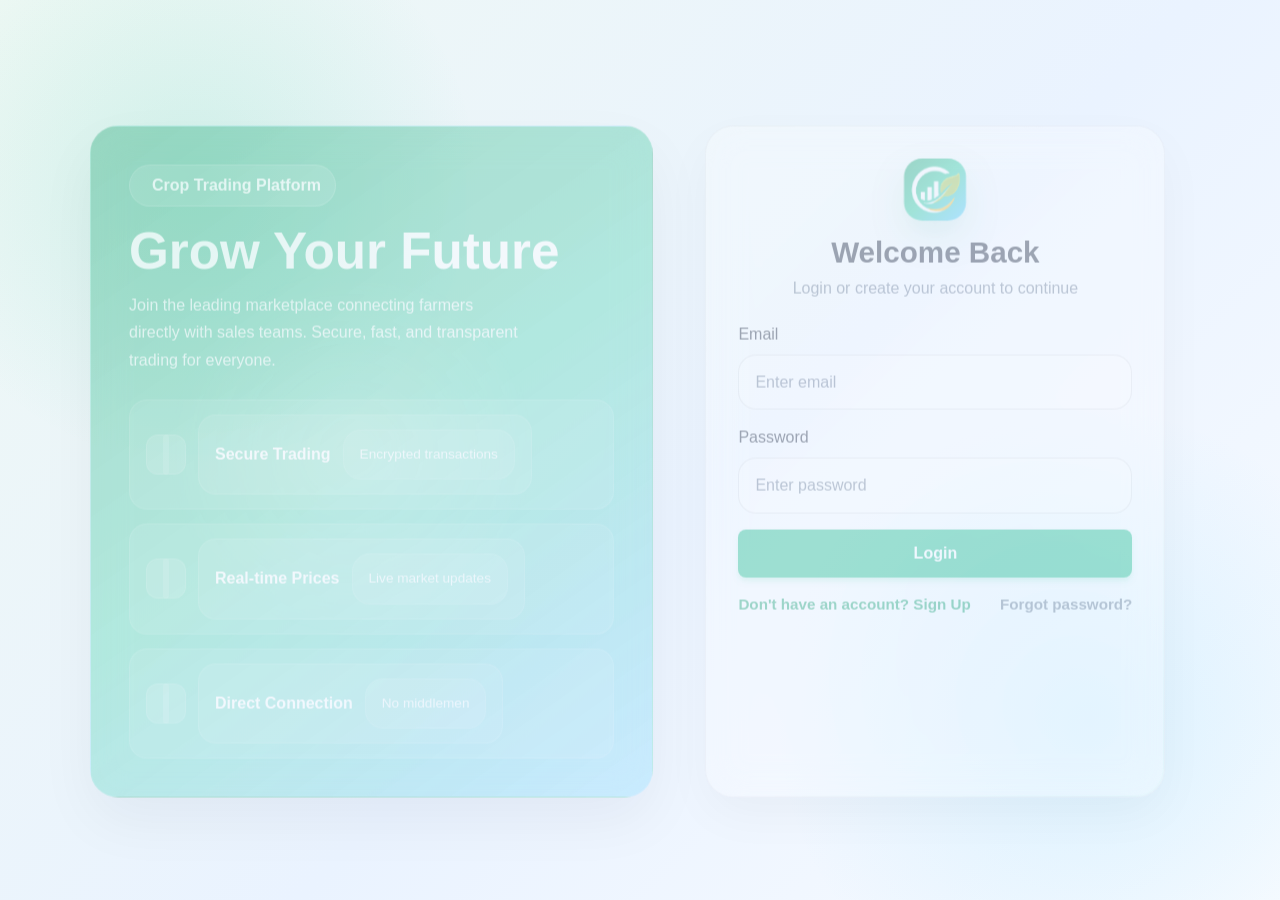
<file: frontend/farmer-orders.html>
<!DOCTYPE html>
<html lang="en">

<head>
  <meta charset="UTF-8" />
  <meta name="viewport" content="width=device-width, initial-scale=1.0" />
  <title>Farmer Orders</title>
  <link rel="icon" type="image/png" href="images/logo.png">
  <link href="https://cdn.jsdelivr.net/npm/bootstrap@5.3.3/dist/css/bootstrap.min.css" rel="stylesheet">
  <link href="https://unpkg.com/aos@2.3.1/dist/aos.css" rel="stylesheet">
  <link rel="stylesheet" href="css/style.css">
</head>

<body onload="checkFarmer()">
  <nav class="navbar navbar-expand-lg navbar-dark sticky-top navbar-glass shadow">
    <div class="container">
      <!-- <a class="navbar-brand fw-bold" href="index.html">🌾 Crop Trading</a> -->
      <a class="navbar-brand fw-bold" href="index.html">
        <img src="images/logo.png" alt="Crop Trading Logo" height="30">
        <span class="logo-text">
          <span class="logo-crop">Crop</span>
          <span class="logo-trading">Trading</span>
        </span>
      </a>
      <div id="nav-right"></div>
    </div>
  </nav>

  <header class="page-header">
    <div class="container">
      <div class="glass-card p-4" data-aos="fade-up">
        <span class="badge badge-soft-success rounded-pill px-3 py-2">Farmer Orders</span>
        <h1 class="page-title mt-3">Incoming Orders</h1>
        <p class="page-subtitle mb-0">Accept or reject incoming requests from salesmen and manage stock efficiently.</p>
      </div>
    </div>
  </header>

  <section class="section-space pt-4">
    <div class="container">
      <div class="row g-4" id="farmer-orders"></div>
    </div>
  </section>

  <footer class="footer text-center">
    <div class="container">Farmer Orders • Crop Trading Platform</div>
  </footer>

  <div class="toast-container position-fixed top-0 end-0 p-3">
    <div id="liveToast" class="toast align-items-center text-white border-0 bg-success" role="alert">
      <div class="d-flex">
        <div class="toast-body" id="toast-message">Done</div>
        <button type="button" class="btn-close btn-close-white me-2 m-auto" data-bs-dismiss="toast"></button>
      </div>
    </div>
  </div>

  <script src="https://cdn.jsdelivr.net/npm/bootstrap@5.3.3/dist/js/bootstrap.bundle.min.js"></script>
  <script src="https://unpkg.com/aos@2.3.1/dist/aos.js"></script>
  <script src="js/config.js"></script>
  <script src="js/auth.js"></script>
  <script src="js/navbar.js"></script>
  <script src="js/notification.js"></script>
  <script src="js/crops.js"></script>
  <script src="js/farmerOrders.js"></script>
  <script>
    AOS.init({ duration: 900, once: true });
    loadNavbar();
    loadFarmerOrders();
    loadStats();
  </script>

  <!--    -->
  <script>
    document.documentElement.setAttribute(
      "data-theme",
      localStorage.getItem("theme") || "light"
    );
  </script>
</body>

</html>
</file>
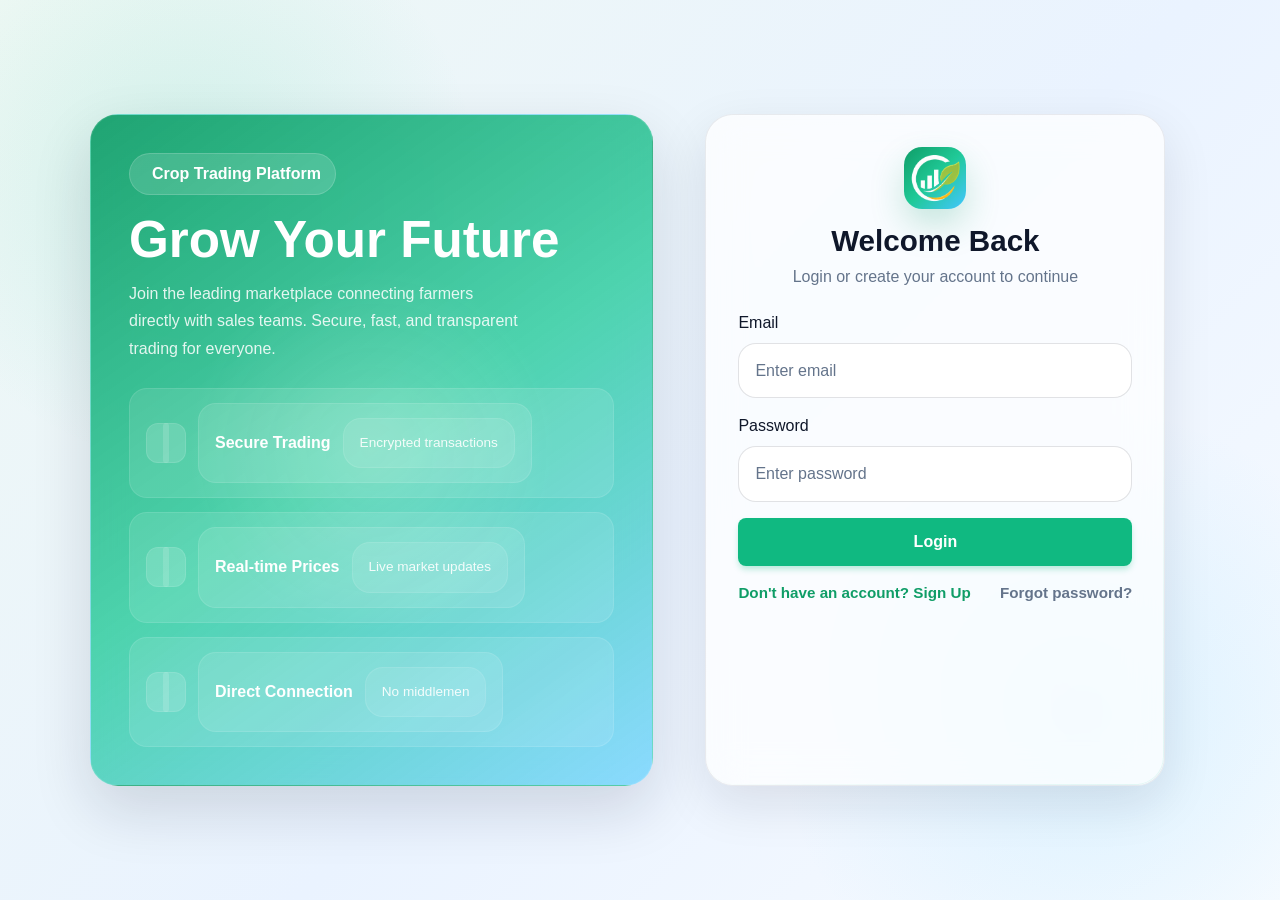
<file: frontend/login.html>
<!DOCTYPE html>
<html lang="en">

<head>
  <meta charset="UTF-8" />
  <meta name="viewport" content="width=device-width, initial-scale=1.0" />
  <title>Login - Crop Trading</title>
  <!-- <link rel="icon" type="image/x-icon" href="favicon.ico"> -->
  <!-- or if using PNG -->
  <link rel="icon" type="image/png" href="images/logo.png">
  <!-- Bootstrap CSS -->
  <link href="https://cdn.jsdelivr.net/npm/bootstrap@5.3.3/dist/css/bootstrap.min.css" rel="stylesheet">
  <!-- Your Custom CSS -->
  <link rel="stylesheet" href="css/style.css">
</head>

<body>
  <!-- Main Page Container -->
  <div class="auth-page">

    <div class="auth-wrap">

      <!-- MISSING PART ADDED: The Left Showcase Side -->
      <div class="auth-showcase fade-up">
        <div class="auth-badge">
          <i class="fas fa-leaf"></i> <!-- Ensure you have FontAwesome or change icon -->
          <span>Crop Trading Platform</span>
        </div>
        <h1>Grow Your Future</h1>
        <p>Join the leading marketplace connecting farmers directly with sales teams. Secure, fast, and transparent
          trading for everyone.</p>

        <div class="auth-points">
          <div>
            <div class="d-flex align-items-center justify-content-center"
              style="width:40px; height:40px; border-radius:12px; background:rgba(255,255,255,0.14);">
              <i class="fas fa-shield-alt"></i>
            </div>
            <div>
              <strong>Secure Trading</strong>
              <div style="font-size:0.85rem; opacity:0.9;">Encrypted transactions</div>
            </div>
          </div>
          <div>
            <div class="d-flex align-items-center justify-content-center"
              style="width:40px; height:40px; border-radius:12px; background:rgba(255,255,255,0.14);">
              <i class="fas fa-chart-line"></i>
            </div>
            <div>
              <strong>Real-time Prices</strong>
              <div style="font-size:0.85rem; opacity:0.9;">Live market updates</div>
            </div>
          </div>
          <div>
            <div class="d-flex align-items-center justify-content-center"
              style="width:40px; height:40px; border-radius:12px; background:rgba(255,255,255,0.14);">
              <i class="fas fa-users"></i>
            </div>
            <div>
              <strong>Direct Connection</strong>
              <div style="font-size:0.85rem; opacity:0.9;">No middlemen</div>
            </div>
          </div>
        </div>
      </div>
      <!-- End Showcase -->

      <!-- The Right Card Side -->
      <div class="auth-card glass-card fade-up">
        <div class="auth-card-header">
          <div class="auth-logo">
            <!-- Replace the icon with your logo image -->
            <img src="images/logo.png" alt="Company Logo" class="auth-logo-img" style="width: 50px; height: auto;">
          </div>
          <h2 id="form-title" class="auth-card-title">Welcome Back</h2>
          <p class="auth-card-subtitle text-muted">Login or create your account to continue</p>
        </div>

        <form id="auth-form" onsubmit="event.preventDefault(); submitForm();">
          <!-- Role Selection (Hidden by default, shown via JS if needed) -->
          <div id="role-group" style="display:none;" class="mb-3">
            <label class="form-label">Role</label>
            <select id="role" class="form-select">
              <option value="">Select role</option>
              <option value="farmer">Farmer</option>
              <option value="salesman">Salesman</option>
            </select>
          </div>

          <!-- Name Field (Hidden by default) -->
          <div id="name-group" style="display:none;" class="mb-3">
            <label class="form-label">Name</label>
            <input type="text" id="name" class="form-control" placeholder="Enter name">
          </div>

          <!-- Phone Field (Hidden by default) -->
          <div id="phone-group" style="display:none;" class="mb-3">
            <label class="form-label">Phone</label>
            <input type="text" id="phone" class="form-control" placeholder="Enter phone">
          </div>

          <!-- Email -->
          <div class="mb-3">
            <label class="form-label">Email</label>
            <input type="email" id="email" class="form-control" placeholder="Enter email" required>
          </div>

          <!-- Password -->
          <div class="mb-3">
            <label class="form-label">Password</label>
            <input type="password" id="password" class="form-control" placeholder="Enter password" required>
          </div>

          <!-- Submit Button (Matches .btn-login CSS) -->
          <button id="auth-submit" class="btn btn-login w-100">Login</button>

          <!-- Footer Links -->
          <div class="auth-links">
            <a href="#" onclick="toggleForm(event)">Don't have an account? Sign Up</a>
            <a href="#" class="text-muted">Forgot password?</a>
          </div>
        </form>
      </div>

    </div>
  </div>

  <!-- Toast Notification -->
  <div class="toast-container position-fixed top-0 end-0 p-3">
    <div id="liveToast" class="toast align-items-center text-white border-0 bg-success" role="alert">
      <div class="d-flex">
        <div class="toast-body" id="toast-message">Done</div>
        <button type="button" class="btn-close btn-close-white me-2 m-auto" data-bs-dismiss="toast"></button>
      </div>
    </div>
  </div>

  <!-- Scripts -->
  <script src="https://cdn.jsdelivr.net/npm/bootstrap@5.3.3/dist/js/bootstrap.bundle.min.js"></script>
  <script src="js/config.js"></script>
  <script src="js/notification.js"></script>
  <script src="js/login.js"></script>

  <script>
    // Theme initialization
    document.documentElement.setAttribute(
      "data-theme",
      localStorage.getItem("theme") || "light"
    );
  </script>
</body>

</html>
</file>
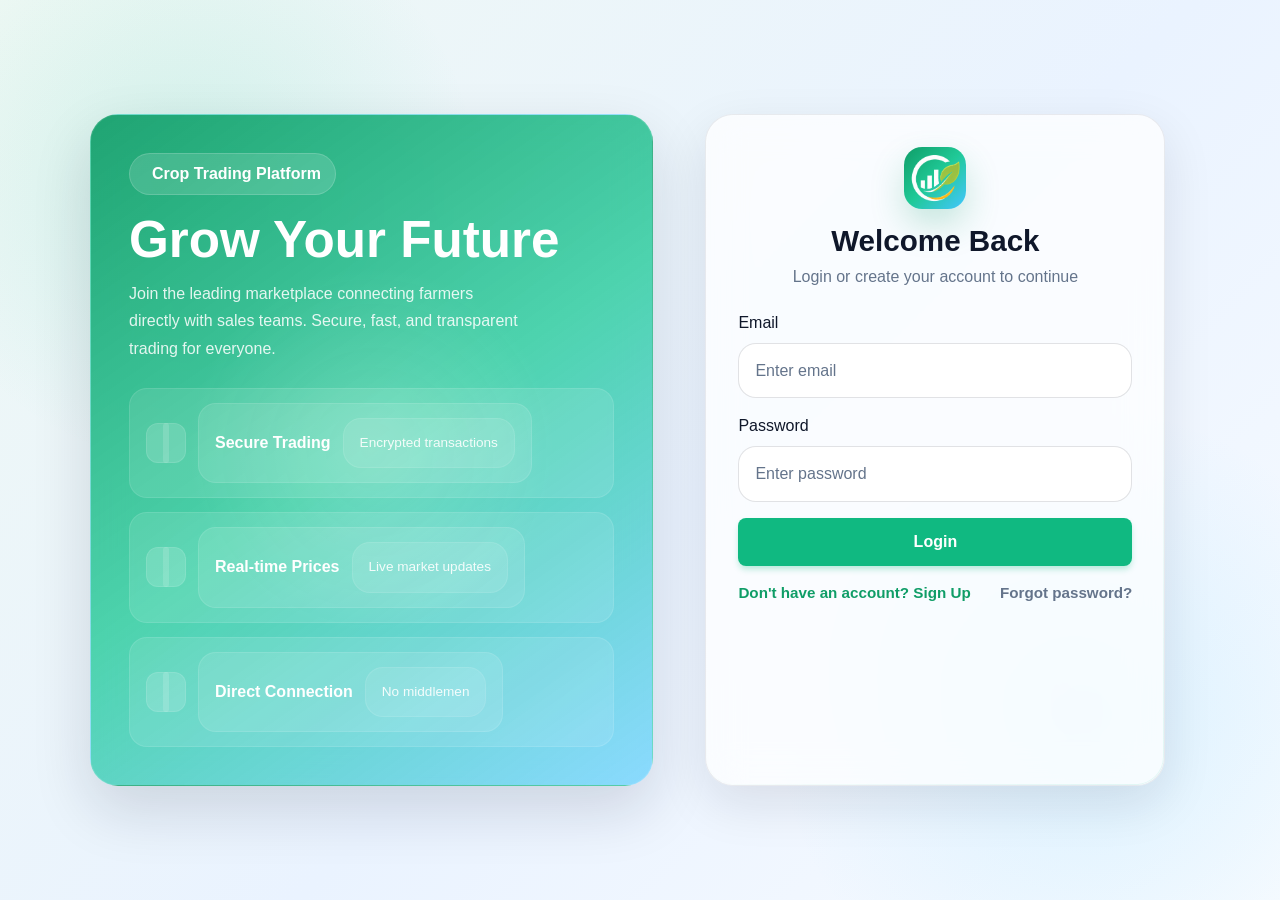
<file: frontend/orders.html>
<!DOCTYPE html>
<html lang="en">

<head>
  <meta charset="UTF-8" />
  <meta name="viewport" content="width=device-width, initial-scale=1.0" />
  <title>My Orders</title>
  <!-- <link rel="icon" type="image/x-icon" href="favicon.ico"> -->
  <!-- or if using PNG -->
  <link rel="icon" type="image/png" href="images/logo.png">
  <link href="https://cdn.jsdelivr.net/npm/bootstrap@5.3.3/dist/css/bootstrap.min.css" rel="stylesheet">
  <link href="https://unpkg.com/aos@2.3.1/dist/aos.css" rel="stylesheet">
  <link rel="stylesheet" href="css/style.css">
</head>

<body onload="checkSalesman()">
  <nav class="navbar navbar-expand-lg navbar-dark sticky-top navbar-glass shadow">
    <div class="container">
      <!-- <a class="navbar-brand fw-bold" href="index.html">🌾 Crop Trading</a> -->
      <a class="navbar-brand fw-bold" href="index.html">
        <img src="images/logo.png" alt="Crop Trading Logo" height="30">
        <span class="logo-text">
          <span class="logo-crop">Crop</span>
          <span class="logo-trading">Trading</span>
        </span>
      </a>
      <div id="nav-right"></div>
    </div>
  </nav>

  <header class="page-header">
    <div class="container">
      <div class="glass-card p-4" data-aos="fade-up">
        <span class="badge badge-soft-warning rounded-pill px-3 py-2">Order Tracking</span>
        <h1 class="page-title mt-3">My Orders</h1>
        <p class="page-subtitle mb-0">Track placed orders and view farmer contact details once an order is accepted.</p>
      </div>
    </div>
  </header>

  <section class="section-space pt-4">
    <div class="container">
      <div class="row g-4" id="orders-list"></div>
      <!-- <div class="modal fade" id="updateOrderModal" tabindex="-1" aria-hidden="true"> -->
      <div class="modal fade" id="updateOrderModal" tabindex="-1">
        <div class="modal-dialog modal-dialog-centered">
          <div class="modal-content border-0 rounded-4 overflow-hidden shadow-lg">

            <div class="modal-header bg-success text-white border-0 px-4 py-3">
              <h3 class="modal-title fw-bold">Update Order</h3>
              <button type="button" class="btn-close btn-close-white" data-bs-dismiss="modal"></button>
            </div>

            <div class="modal-body bg-white p-4">
              <input type="hidden" id="update-order-id">

              <div class="mb-4">
                <label class="form-label fw-semibold">Crop Name</label>
                <input type="text" id="update-crop-name" class="form-control form-control-lg rounded-3" readonly>
              </div>

              <div class="mb-4">
                <label class="form-label fw-semibold">Quantity</label>
                <input type="number" id="update-order-quantity" class="form-control form-control-lg rounded-3"
                  placeholder="Enter quantity">
              </div>

              <div class="d-flex justify-content-end gap-2 mt-4">
                <button type="button" class="btn btn-light border rounded-3 px-4" data-bs-dismiss="modal">
                  Cancel
                </button>
                <button type="button" class="btn btn-success rounded-3 px-4" onclick="saveUpdatedOrder()">
                  Save Changes
                </button>
              </div>
            </div>

          </div>
        </div>
      </div>
    </div>
  </section>

  <footer class="footer text-center">
    <div class="container">Salesman Orders • Crop Trading Platform</div>
  </footer>

  <div class="toast-container position-fixed top-0 end-0 p-3">
    <div id="liveToast" class="toast align-items-center text-white border-0 bg-success" role="alert">
      <div class="d-flex">
        <div class="toast-body" id="toast-message">Done</div>
        <button type="button" class="btn-close btn-close-white me-2 m-auto" data-bs-dismiss="toast"></button>
      </div>
    </div>
  </div>

  <script src="https://cdn.jsdelivr.net/npm/bootstrap@5.3.3/dist/js/bootstrap.bundle.min.js"></script>
  <script src="https://unpkg.com/aos@2.3.1/dist/aos.js"></script>
  <script src="js/config.js"></script>
  <script src="js/auth.js"></script>
  <script src="js/navbar.js"></script>
  <script src="js/notification.js"></script>
  <script src="js/orders.js"></script>
  <script>
    AOS.init({ duration: 900, once: true });
    loadNavbar();
    loadSalesmanOrders();
  </script>
  <script>
    document.documentElement.setAttribute(
      "data-theme",
      localStorage.getItem("theme") || "light"
    );
  </script>
</body>

</html>
</file>
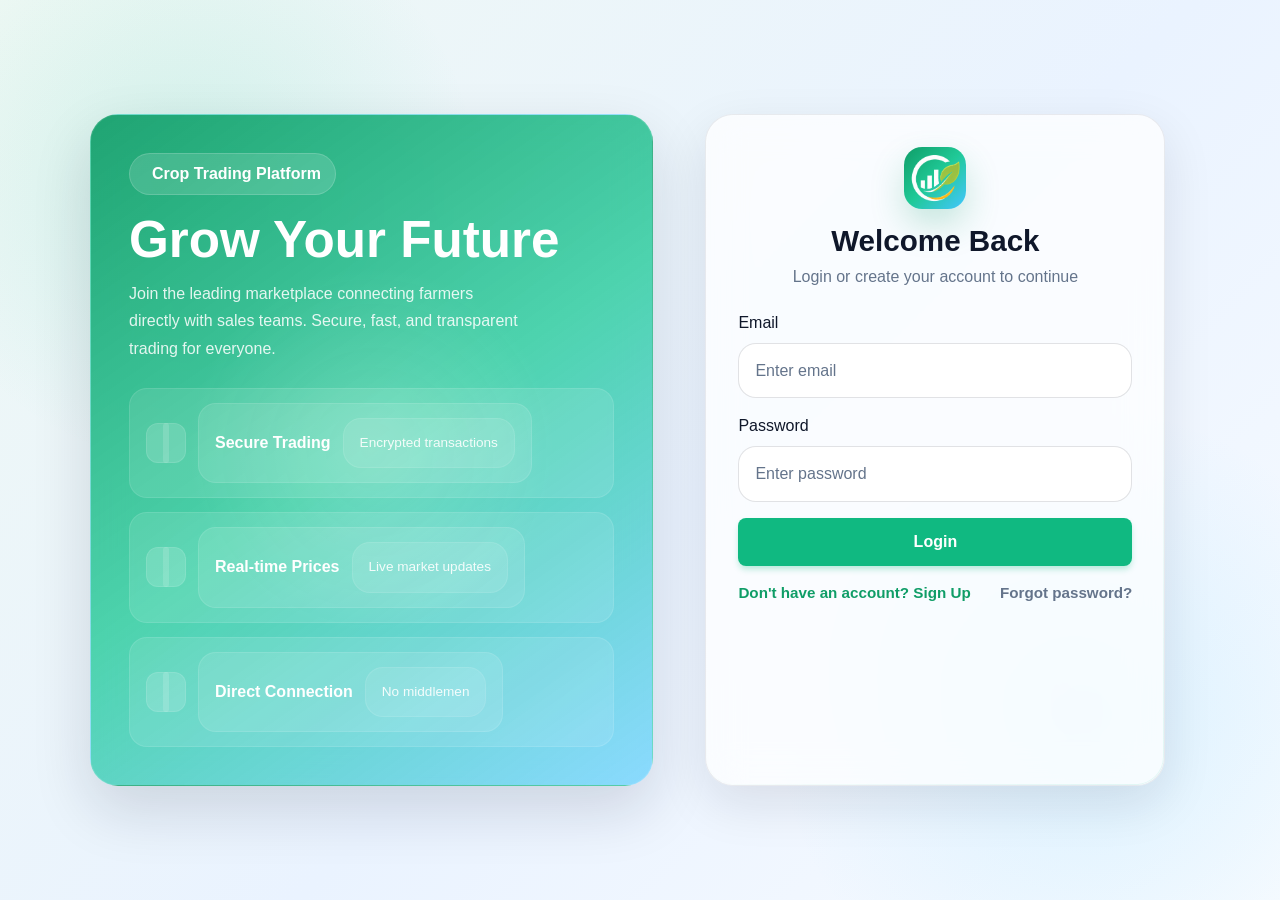
<file: frontend/salesman.html>
<!DOCTYPE html>
<html lang="en">

<head>
  <meta charset="UTF-8" />
  <meta name="viewport" content="width=device-width, initial-scale=1.0" />
  <title>Salesman Marketplace</title>
  <!-- <link rel="icon" type="image/x-icon" href="favicon.ico"> -->
  <!-- or if using PNG -->
  <link rel="icon" type="image/png" href="images/logo.png">
  <link href="https://cdn.jsdelivr.net/npm/bootstrap@5.3.3/dist/css/bootstrap.min.css" rel="stylesheet">
  <link href="https://unpkg.com/aos@2.3.1/dist/aos.css" rel="stylesheet">
  <link rel="stylesheet" href="css/style.css">
</head>

<body onload="checkSalesman()">
  <nav class="navbar navbar-expand-lg navbar-dark sticky-top navbar-glass shadow">
    <div class="container">
      <!-- <a class="navbar-brand fw-bold" href="index.html">🌾 Crop Trading</a> -->
      <a class="navbar-brand fw-bold" href="index.html">
        <img src="images/logo.png" alt="Crop Trading Logo" height="30">
        <span class="logo-text">
          <span class="logo-crop">Crop</span>
          <span class="logo-trading">Trading</span>
        </span>
      </a>
      <div id="nav-right"></div>
    </div>
  </nav>

  <header class="page-header">
    <div class="container">
      <div class="glass-card p-4 position-relative overflow-hidden" data-aos="fade-up">
        <div class="blur-orb orb-1"></div>
        <div class="blur-orb orb-2"></div>
        <span class="badge badge-soft-info rounded-pill px-3 py-2">Salesman Marketplace</span>
        <h1 class="page-title mt-3">Find fresh crops and place orders quickly</h1>
        <p class="page-subtitle mb-0">Browse crop listings, search by location, and manage your purchase workflow
          smoothly.</p>
      </div>
    </div>
  </header>

  <section class="section-space pt-4" id="market-section">
    <div class="container">
      <div class="card p-4 shadow-sm border-0">
        <div class="row g-3">
          <div class="col-md-3">
            <input type="text" id="searchCrop" class="form-control" placeholder="Search crop name">
          </div>

          <div class="col-md-3">
            <input type="text" id="searchLocation" class="form-control" placeholder="Location">
          </div>

          <div class="col-md-2">
            <input type="number" id="minPrice" class="form-control" placeholder="Min price">
          </div>

          <div class="col-md-2">
            <input type="number" id="maxPrice" class="form-control" placeholder="Max price">
          </div>

          <div class="col-md-2">
            <select id="sortPrice" class="form-select">
              <option value="">Sort</option>
              <option value="low">Price: Low to High</option>
              <option value="high">Price: High to Low</option>
            </select>
          </div>

          <div class="col-12 d-flex gap-2">
            <button class="btn btn-success" onclick="searchCrops()">Search</button>
            <button class="btn btn-outline-success" onclick="resetFilters()">Reset</button>
          </div>
        </div>
      </div>

      <div class="d-flex justify-content-between align-items-center mb-3 flex-wrap gap-2">
        <div>
          <h2 class="section-title mb-0">Available Crops</h2>
          <p class="section-subtitle mb-0">Fresh marketplace listings from farmers</p>
        </div>
        <a href="orders.html" class="btn btn-outline-success btn-soft">
          <i class="bi bi-bag-check me-1"></i>My Orders
        </a>
      </div>
      
      <div class="row g-4" id="crop-list"></div>
      <div class="modal fade" id="updateOrderModal" tabindex="-1" aria-hidden="true">
      <!-- <div class="modal fade" id="updateOrderModal" tabindex="-1"> -->
        <div class="modal-dialog modal-dialog-centered">
          <div class="modal-content border-0 rounded-4 overflow-hidden shadow-lg">

            <div class="modal-header bg-success text-white border-0 px-4 py-3">
              <h3 class="modal-title fw-bold">Update Order</h3>
              <button type="button" class="btn-close btn-close-white" data-bs-dismiss="modal"></button>
            </div>

            <div class="modal-body bg-white p-4">
              <input type="hidden" id="update-order-id">

              <div class="mb-4">
                <label class="form-label fw-semibold">🌾 Crop Name</label>
                <input type="text" id="update-crop-name" class="form-control form-control-lg rounded-3" readonly>
              </div>

              <div class="mb-4">
                <label class="form-label fw-semibold">📦 Quantity</label>
                <input type="number" id="update-order-quantity" class="form-control form-control-lg rounded-3"
                  placeholder="Enter quantity">
              </div>

              <div class="d-flex justify-content-end gap-2 mt-4">
                <button type="button" class="btn btn-light border rounded-3 px-4" data-bs-dismiss="modal">
                  Cancel
                </button>
                <button type="button" class="btn btn-success rounded-3 px-4" onclick="saveUpdatedOrder()">
                  Save Changes
                </button>
              </div>
            </div>

          </div>
        </div>
      </div>
    </div>
  </section>

  <footer class="footer text-center">
    <div class="container">Salesman Marketplace • Crop Trading Platform</div>
  </footer>

  <div class="toast-container position-fixed top-0 end-0 p-3">
    <div id="liveToast" class="toast align-items-center text-white border-0 bg-success" role="alert">
      <div class="d-flex">
        <div class="toast-body" id="toast-message">Done</div>
        <button type="button" class="btn-close btn-close-white me-2 m-auto" data-bs-dismiss="toast"></button>
      </div>
    </div>
  </div>

  <script src="https://cdn.jsdelivr.net/npm/bootstrap@5.3.3/dist/js/bootstrap.bundle.min.js"></script>
  <script src="https://unpkg.com/aos@2.3.1/dist/aos.js"></script>
  <script src="js/config.js"></script>
  <script src="js/auth.js"></script>
  <script src="js/navbar.js"></script>
  <script src="js/notification.js"></script>
  <script src="js/crops.js"></script>
  <script>
    AOS.init({ duration: 900, once: true });
    loadNavbar();
    loadCrops();
  </script>
  <script>
    document.documentElement.setAttribute(
      "data-theme",
      localStorage.getItem("theme") || "light"
    );
  </script>
</body>

</html>
</file>
<file: frontend/css/style.css>
@import url("https://cdn.jsdelivr.net/npm/bootstrap-icons@1.11.3/font/bootstrap-icons.css");

/* =========================================================
   CROP TRADING — MODERN UI SYSTEM
   Cleaned, deduplicated, dark-mode safe, animated
========================================================= */

/* =========================================================
   1. THEME TOKENS
========================================================= */
:root {
  --brand-1: #0f9d67;
  --brand-2: #20c997;
  --brand-3: #44d7b6;
  --accent: #43c6ff;
  --accent-2: #7c9cff;

  --bg-1: #eef8f4;
  --bg-2: #eaf3ff;
  --bg-3: #f8fbff;

  --surface: rgba(255, 255, 255, 0.72);
  --surface-2: rgba(255, 255, 255, 0.88);
  --surface-3: rgba(255, 255, 255, 0.58);

  --text: #0f172a;
  --text-soft: #334155;
  --muted: #64748b;

  --border: rgba(15, 23, 42, 0.08);
  --border-strong: rgba(15, 23, 42, 0.14);

  --navbar-bg: rgba(7, 20, 33, 0.72);
  --navbar-border: rgba(255, 255, 255, 0.08);

  --input-bg: rgba(255, 255, 255, 0.84);
  --input-border: rgba(15, 23, 42, 0.09);

  --success-soft: rgba(15, 157, 103, 0.12);
  --info-soft: rgba(67, 198, 255, 0.12);
  --warning-soft: rgba(255, 193, 7, 0.14);
  --danger-soft: rgba(220, 53, 69, 0.12);

  --shadow-sm: 0 8px 20px rgba(15, 23, 42, 0.06);
  --shadow-md: 0 16px 40px rgba(15, 23, 42, 0.10);
  --shadow-lg: 0 24px 60px rgba(15, 23, 42, 0.16);

  --radius-xs: 14px;
  --radius-sm: 18px;
  --radius-md: 24px;
  --radius-lg: 30px;
  --radius-xl: 40px;

  --ease: cubic-bezier(0.16, 1, 0.3, 1);
  --ease-bounce: cubic-bezier(0.2, 0.8, 0.2, 1.1);
  --t-fast: 180ms var(--ease);
  --t-med: 280ms var(--ease);
  --t-slow: 420ms var(--ease);

  --page-bg:
    radial-gradient(circle at 10% 10%, rgba(32, 201, 151, 0.16), transparent 22%),
    radial-gradient(circle at 90% 85%, rgba(67, 198, 255, 0.16), transparent 24%),
    linear-gradient(135deg, var(--bg-1), var(--bg-2) 55%, var(--bg-3));
}

[data-theme="dark"] {
  --bg-1: #07111d;
  --bg-2: #0b1524;
  --bg-3: #101b2d;

  --surface: rgba(12, 22, 36, 0.68);
  --surface-2: rgba(13, 24, 39, 0.88);
  --surface-3: rgba(18, 29, 46, 0.56);

  --text: #e6edf7;
  --text-soft: #c9d5e6;
  --muted: #93a4bb;

  --border: rgba(255, 255, 255, 0.08);
  --border-strong: rgba(255, 255, 255, 0.14);

  --navbar-bg: rgba(5, 12, 22, 0.76);
  --navbar-border: rgba(255, 255, 255, 0.06);

  --input-bg: rgba(14, 24, 38, 0.90);
  --input-border: rgba(255, 255, 255, 0.08);

  --success-soft: rgba(15, 157, 103, 0.18);
  --info-soft: rgba(67, 198, 255, 0.16);
  --warning-soft: rgba(255, 193, 7, 0.16);
  --danger-soft: rgba(220, 53, 69, 0.16);

  --shadow-sm: 0 10px 26px rgba(0, 0, 0, 0.18);
  --shadow-md: 0 18px 48px rgba(0, 0, 0, 0.28);
  --shadow-lg: 0 30px 80px rgba(0, 0, 0, 0.38);

  --page-bg:
    radial-gradient(circle at 12% 10%, rgba(32, 201, 151, 0.10), transparent 22%),
    radial-gradient(circle at 88% 82%, rgba(67, 198, 255, 0.10), transparent 24%),
    linear-gradient(135deg, var(--bg-1), var(--bg-2) 50%, var(--bg-3));
}

/* =========================================================
   2. RESET + GLOBAL
========================================================= */
*,
*::before,
*::after {
  box-sizing: border-box;
}

html {
  scroll-behavior: smooth;
}

body {
  margin: 0;
  min-height: 100vh;
  font-family: "Segoe UI", Arial, sans-serif;
  color: var(--text);
  background: var(--page-bg);
  background-attachment: fixed;
  transition: background var(--t-slow), color var(--t-slow);
  overflow-x: hidden;
}

a {
  text-decoration: none;
  color: inherit;
  transition: color var(--t-fast), transform var(--t-fast), opacity var(--t-fast);
}

img {
  display: block;
  max-width: 100%;
}

::selection {
  background: rgba(32, 201, 151, 0.24);
  color: var(--text);
}

.text-muted,
.section-subtitle,
.hero-subtitle,
.page-subtitle,
.footer,
.profile-meta p,
.team-desc {
  color: var(--muted) !important;
}

.section-title,
.page-title,
.hero-title,
.profile-meta h1,
.profile-hero-text h2,
.team-name {
  color: var(--text);
  letter-spacing: -0.03em;
}

.section-title {
  font-size: clamp(2rem, 5vw, 3rem);
  font-weight: 800;
  margin-bottom: 10px;
  line-height: 1.05;
}

.page-title {
  font-size: clamp(1.8rem, 4vw, 2.8rem);
  font-weight: 800;
}

.hero-title {
  font-size: clamp(2.7rem, 6vw, 5rem);
  line-height: 1.02;
  font-weight: 900;
}

.hero-subtitle {
  font-size: 1.06rem;
  max-width: 620px;
}

.text-gradient {
  background: linear-gradient(135deg, var(--brand-1), var(--brand-2), var(--accent));
  -webkit-background-clip: text;
  background-clip: text;
  -webkit-text-fill-color: transparent;
}

/* =========================================================
   3. MODERN NAVBAR + BRAND
========================================================= */
.navbar,
.navbar-glass {
  background: var(--navbar-bg) !important;
  backdrop-filter: blur(18px);
  -webkit-backdrop-filter: blur(18px);
  border-bottom: 1px solid var(--navbar-border);
  box-shadow: 0 8px 30px rgba(0, 0, 0, 0.10);
}

.navbar-brand {
  display: inline-flex;
  align-items: center;
  gap: 12px;
  padding: 0;
}

.logo-mark {
  width: 42px;
  height: 42px;
  border-radius: 14px;
  display: grid;
  place-items: center;
  color: #fff;
  font-size: 1.15rem;
  background: linear-gradient(135deg, var(--brand-1), var(--brand-2), var(--accent));
  box-shadow: 0 10px 24px rgba(32, 201, 151, 0.28);
  position: relative;
  overflow: hidden;
}

.logo-mark::before {
  content: "";
  position: absolute;
  inset: -40%;
  background: linear-gradient(120deg, transparent 30%, rgba(255,255,255,0.35), transparent 70%);
  transform: translateX(-120%) rotate(12deg);
  animation: logoShine 4.5s ease-in-out infinite;
}

.logo-text {
  display: inline-flex;
  align-items: baseline;
  gap: 6px;
  margin-left: 0;
  font-size: 1.35rem;
  line-height: 1;
  letter-spacing: -0.03em;
}

.logo-crop {
  color: #ffffff;
  font-weight: 800;
}

.logo-trading {
  color: #f4ad29;
  font-weight: 800;
}

.navbar .navbar-nav {
  gap: 0.25rem;
}

.navbar .navbar-nav .nav-link {
  position: relative;
  color: rgba(255, 255, 255, 0.84);
  font-weight: 600;
  padding: 0.72rem 1rem;
  border-radius: 999px;
}

.navbar .navbar-nav .nav-link::after {
  content: "";
  position: absolute;
  left: 14px;
  right: 14px;
  bottom: 8px;
  height: 2px;
  border-radius: 999px;
  background: linear-gradient(90deg, var(--brand-2), var(--accent));
  transform: scaleX(0);
  transform-origin: center;
  transition: transform var(--t-med);
}

.navbar .navbar-nav .nav-link:hover,
.navbar .navbar-nav .nav-link.active {
  color: #fff;
  background: rgba(255, 255, 255, 0.06);
}

.navbar .navbar-nav .nav-link:hover::after,
.navbar .navbar-nav .nav-link.active::after {
  transform: scaleX(1);
}

.navbar .navbar-toggler {
  color: #fff;
  border: 1px solid rgba(255, 255, 255, 0.14);
  border-radius: 14px;
  padding: 0.45rem 0.7rem;
  box-shadow: none;
}

.navbar .navbar-toggler:focus {
  box-shadow: 0 0 0 0.2rem rgba(32, 201, 151, 0.18);
}

@media (max-width: 991.98px) {
  .navbar .navbar-collapse {
    margin-top: 12px;
    padding: 14px;
    border-radius: 20px;
    background: rgba(8, 16, 28, 0.58);
    backdrop-filter: blur(16px);
    -webkit-backdrop-filter: blur(16px);
    border: 1px solid rgba(255, 255, 255, 0.10);
    animation: fadeDown 260ms var(--ease);
  }

  .logo-text {
    font-size: 1.15rem;
  }
}

/* =========================================================
   4. GLASS CARDS
========================================================= */
.glass-card,
.profile-card,
.stat-card,
.feature-card,
.crop-card,
.order-card,
.form-card,
.chart-card,
.team-card {
  background: var(--surface);
  border: 1px solid var(--border);
  backdrop-filter: blur(18px);
  -webkit-backdrop-filter: blur(18px);
  box-shadow: var(--shadow-md);
  border-radius: var(--radius-md);
  transition:
    transform var(--t-med),
    box-shadow var(--t-med),
    border-color var(--t-med),
    background var(--t-slow);
  position: relative;
}

.glass-card::before,
.profile-card::before,
.feature-card::before,
.chart-card::before,
.team-card::before {
  content: "";
  position: absolute;
  inset: 0;
  border-radius: inherit;
  padding: 1px;
  background: linear-gradient(
    135deg,
    rgba(255,255,255,0.18),
    rgba(255,255,255,0.02),
    rgba(32,201,151,0.10)
  );
  -webkit-mask: linear-gradient(#000 0 0) content-box, linear-gradient(#000 0 0);
  mask: linear-gradient(#000 0 0) content-box, linear-gradient(#000 0 0);
  -webkit-mask-composite: xor;
  mask-composite: exclude;
  pointer-events: none;
}

.glass-card:hover,
.profile-card:hover,
.stat-card:hover,
.feature-card:hover,
.crop-card:hover,
.order-card:hover,
.form-card:hover,
.chart-card:hover,
.team-card:hover {
  transform: translateY(-7px);
  box-shadow: var(--shadow-lg);
  border-color: var(--border-strong);
}

/* =========================================================
   5. LAYOUT SPACING
========================================================= */
.section-space {
  padding: 72px 0;
}

.hero-section {
  padding: 88px 0 56px;
}

.page-header {
  padding: 52px 0 16px;
}

.search-panel,
.form-card,
.chart-card {
  padding: 26px;
}

.feature-card {
  padding: 28px;
  height: 100%;
}

.stat-card {
  padding: 1.5rem;
  height: 100%;
}

.empty-box {
  padding: 40px 20px;
  text-align: center;
  color: var(--muted);
}

/* =========================================================
   6. BUTTONS
========================================================= */
.btn-glow,
.btn-save,
.bg-profile {
  color: #fff;
  border: none;
  background: linear-gradient(135deg, var(--brand-1), var(--brand-2));
  box-shadow: 0 14px 34px rgba(15, 157, 103, 0.26);
}

.btn-glow,
.btn-save,
.btn-edit {
  border-radius: 999px;
  padding: 12px 22px;
  font-weight: 700;
  transition:
    transform var(--t-med),
    box-shadow var(--t-med),
    filter var(--t-med),
    background var(--t-med);
}

.btn-glow:hover,
.btn-save:hover,
.btn-edit:hover {
  transform: translateY(-2px);
  filter: brightness(1.04);
}

.btn-glow:hover,
.btn-save:hover {
  box-shadow: 0 18px 38px rgba(15, 157, 103, 0.32);
}

.btn-edit {
  background: rgba(120, 130, 145, 0.92);
  color: #fff;
  border: none;
}

.btn-edit.active {
  background: linear-gradient(135deg, var(--brand-1), var(--brand-2));
}

.btn-soft {
  border-radius: 999px;
  padding-inline: 20px;
}

.btn-light {
  background: rgba(255, 255, 255, 0.08) !important;
  color: var(--text) !important;
  border: 1px solid var(--border) !important;
  backdrop-filter: blur(10px);
}

/* =========================================================
   7. ICON BLOCKS + STATS
========================================================= */
.stat-number {
  font-size: 2rem;
  font-weight: 800;
  color: var(--text);
}

.stat-icon,
.feature-icon {
  width: 58px;
  height: 58px;
  display: grid;
  place-items: center;
  border-radius: 18px;
  font-size: 1.35rem;
  color: #fff;
  background: linear-gradient(135deg, var(--brand-1), var(--brand-2), var(--accent));
  box-shadow: 0 12px 26px rgba(15, 157, 103, 0.24);
  transition: transform var(--t-med), box-shadow var(--t-med);
}

.stat-card:hover .stat-icon,
.feature-card:hover .feature-icon {
  transform: rotate(-6deg) scale(1.04);
  box-shadow: 0 16px 32px rgba(15, 157, 103, 0.30);
}

/* =========================================================
   8. FORMS
========================================================= */
.form-control,
.form-select {
  background: var(--input-bg);
  color: var(--text);
  border-radius: 18px;
  border: 1px solid var(--input-border);
  padding: 0.92rem 1rem;
  box-shadow: none !important;
  transition:
    border-color var(--t-fast),
    box-shadow var(--t-fast),
    background var(--t-slow),
    color var(--t-slow),
    transform var(--t-fast);
}

.form-control::placeholder {
  color: var(--muted);
}

.form-control:focus,
.form-select:focus {
  background: var(--input-bg);
  color: var(--text);
  border-color: rgba(32, 201, 151, 0.85);
  box-shadow: 0 0 0 0.24rem rgba(32, 201, 151, 0.15) !important;
  transform: translateY(-1px);
}

.profile-input-wrap,
.input-modern {
  display: flex;
  align-items: center;
  gap: 12px;
  border: 1px solid var(--input-border);
  background: var(--input-bg);
  border-radius: 18px;
  padding: 14px 16px;
  transition:
    transform var(--t-fast),
    border-color var(--t-fast),
    box-shadow var(--t-fast),
    background var(--t-slow);
}

.profile-input-wrap:hover,
.input-modern:hover {
  transform: translateY(-1px);
  border-color: var(--border-strong);
}

.profile-input-wrap i,
.input-modern i,
.profile-input-wrap > i.input-icon {
  color: var(--brand-1);
  font-size: 1.05rem;
}

.profile-input-wrap .form-control,
.input-modern .form-control {
  border: none !important;
  box-shadow: none !important;
  background: transparent !important;
  padding: 0;
  height: auto;
}

.profile-readonly,
.locked-field .form-control {
  background: color-mix(in srgb, var(--surface-2), var(--text) 4%);
}

.locked-field .form-control {
  cursor: not-allowed;
}

/* =========================================================
   9. DROPDOWN / MODAL
========================================================= */
.dropdown-menu,
.modal-content,
#editCropModal .modal-content {
  background: var(--surface-2);
  color: var(--text);
  border: 1px solid var(--border);
  box-shadow: var(--shadow-lg);
  backdrop-filter: blur(18px);
  -webkit-backdrop-filter: blur(18px);
}

.dropdown-item {
  color: var(--text);
  border-radius: 12px;
  transition: background var(--t-fast), transform var(--t-fast);
}

.dropdown-item:hover {
  background: rgba(32, 201, 151, 0.10);
  color: var(--text);
  transform: translateX(2px);
}

#editCropModal .form-control:focus {
  border-color: var(--brand-1);
  box-shadow: 0 0 0 0.2rem rgba(15, 157, 103, 0.18);
}

#editCropModal .modal-title {
  letter-spacing: 0.3px;
}

/* =========================================================
   10. PROFILE PAGE
========================================================= */
.profile-shell {
  padding: 2rem;
  border-radius: var(--radius-md);
  position: relative;
  overflow: visible;
}

.profile-hero {
  display: flex;
  align-items: center;
  gap: 1.5rem;
  flex-wrap: wrap;
  margin-bottom: 1.5rem;
}

.profile-avatar-wrap,
.profile-image-box {
  position: relative;
}

.profile-avatar-box,
.avatar-box,
.profile-image {
  width: 150px;
  height: 150px;
  border-radius: 50%;
}

.profile-avatar-box,
.avatar-box {
  position: relative;
  overflow: hidden;
  display: flex;
  align-items: center;
  justify-content: center;
  background:
    radial-gradient(circle at 30% 30%, rgba(255,255,255,0.28), transparent 35%),
    linear-gradient(135deg, rgba(15,157,103,0.18), rgba(67,198,255,0.12));
  border: 4px solid rgba(32, 201, 151, 0.16);
  box-shadow: 0 16px 38px rgba(15, 157, 103, 0.14);
  transition: transform var(--t-med), box-shadow var(--t-med), border-color var(--t-med);
}

.profile-avatar-box:hover,
.avatar-box:hover {
  transform: scale(1.03) rotate(-1deg);
  box-shadow: 0 24px 48px rgba(15, 157, 103, 0.18);
  border-color: rgba(32, 201, 151, 0.28);
}

.profile-avatar-img,
.avatar-img {
  width: 100%;
  height: 100%;
  object-fit: cover;
}

.profile-avatar-initial,
.avatar-initial {
  width: 100%;
  height: 100%;
  display: grid;
  place-items: center;
  color: var(--brand-1);
  font-size: 3.4rem;
  font-weight: 800;
  line-height: 1;
}

.profile-avatar-edit,
.profile-avatar-remove,
.avatar-edit-btn,
.avatar-remove-btn,
.profile-edit-btn {
  position: absolute;
  width: 42px;
  height: 42px;
  border: none;
  border-radius: 50%;
  display: inline-flex;
  align-items: center;
  justify-content: center;
  color: #fff;
  z-index: 5;
  box-shadow: 0 10px 20px rgba(0, 0, 0, 0.18);
  transition: transform var(--t-fast), box-shadow var(--t-fast), filter var(--t-fast);
}

.profile-avatar-edit,
.avatar-edit-btn,
.profile-edit-btn {
  right: 6px;
  bottom: 6px;
  background: linear-gradient(135deg, var(--brand-1), var(--brand-2));
}

.profile-avatar-remove,
.avatar-remove-btn {
  top: 6px;
  right: 6px;
  background: linear-gradient(135deg, #dc3545, #ff6b7a);
}

.profile-avatar-edit:hover,
.avatar-edit-btn:hover,
.profile-avatar-remove:hover,
.avatar-remove-btn:hover,
.profile-edit-btn:hover {
  transform: scale(1.08);
  filter: brightness(1.05);
}

.profile-meta h1 {
  margin: 0;
  font-size: 2rem;
  font-weight: 800;
}

.profile-info {
  margin-top: 28px;
  display: grid;
  gap: 16px;
}

.info-row {
  display: flex;
  align-items: center;
  gap: 14px;
  padding: 14px 18px;
  border-radius: 18px;
  background: var(--surface-3);
  border: 1px solid var(--border);
  transition: transform var(--t-fast), border-color var(--t-fast), background var(--t-fast);
}

.info-row:hover {
  transform: translateY(-2px);
  background: var(--surface);
  border-color: var(--border-strong);
}

.info-row i {
  width: 48px;
  height: 48px;
  border-radius: 14px;
  display: grid;
  place-items: center;
  background: linear-gradient(135deg, rgba(15,157,103,0.14), rgba(67,198,255,0.10));
  color: var(--brand-1);
}

.profile-tip,
.profile-tip-box {
  margin-top: 22px;
  padding: 16px 18px;
  border-radius: 20px;
  background: linear-gradient(135deg, rgba(15,157,103,0.12), rgba(67,198,255,0.08));
  color: color-mix(in srgb, var(--text), var(--brand-1) 24%);
  border: 1px solid rgba(32, 201, 151, 0.14);
}

.edit-form {
  margin-top: 28px;
}

#editProfileBtn.active {
  background: var(--brand-1);
  border-color: var(--brand-1);
  color: #fff;
}

/* =========================================================
   11. IMAGE ACTION MENU
========================================================= */
.image-action-menu {
  position: absolute;
  top: calc(100% + 10px);
  right: 0;
  min-width: 200px;
  background: var(--surface-2);
  border-radius: 18px;
  box-shadow: var(--shadow-lg);
  border: 1px solid var(--border);
  padding: 0.5rem;
  z-index: 20;
  animation: popIn 220ms var(--ease);
}

.image-action-item,
.image-action-menu .dropdown-item {
  width: 100%;
  border: none;
  background: transparent;
  text-align: left;
  border-radius: 14px;
  padding: 0.8rem 1rem;
  font-weight: 500;
}

.image-action-item:hover,
.image-action-menu .dropdown-item:hover {
  background: rgba(32, 201, 151, 0.10);
}

.image-action-item.text-danger:hover {
  background: rgba(220, 53, 69, 0.10);
}

.cropper-wrap,
.cropper-image-wrap {
  width: 100%;
  min-height: 320px;
  max-height: 420px;
  overflow: hidden;
  border-radius: 18px;
  background: color-mix(in srgb, var(--surface-2), var(--text) 4%);
}

.cropper-image-wrap img {
  display: block;
  max-width: 100%;
}

/* =========================================================
   12. CROP / ORDER / TABLE
========================================================= */
.crop-card img,
.order-card img {
  border-top-left-radius: var(--radius-md);
  border-top-right-radius: var(--radius-md);
}

.crop-image-wrap {
  position: relative;
}

.crop-overlay {
  position: absolute;
  inset: 0;
  background: linear-gradient(to top, rgba(6, 14, 24, 0.30), transparent 60%);
}

.table-lite {
  width: 100%;
}

.table-lite tr:not(:last-child) {
  border-bottom: 1px solid var(--border);
}

.table-lite td {
  padding: 12px 0;
}

.quick-links a {
  min-width: 180px;
}

/* =========================================================
   13. BADGES
========================================================= */
.badge-soft-success {
  background: var(--success-soft);
  color: #19a36b;
}

.badge-soft-info {
  background: var(--info-soft);
  color: #1692d0;
}

.badge-soft-warning {
  background: var(--warning-soft);
  color: #a17200;
}

.floating-badge {
  animation: floatY 3.2s var(--ease-bounce) infinite;
}

/* =========================================================
   14. DECORATIVE ORBS
========================================================= */
.blur-orb {
  position: absolute;
  border-radius: 50%;
  filter: blur(48px);
  opacity: 0.42;
  z-index: -1;
  pointer-events: none;
}

.orb-1 {
  width: 180px;
  height: 180px;
  background: rgba(32, 201, 151, 0.26);
  top: -20px;
  left: -30px;
  animation: floatSlow 8s ease-in-out infinite;
}

.orb-2 {
  width: 160px;
  height: 160px;
  background: rgba(67, 198, 255, 0.20);
  right: -20px;
  bottom: -30px;
  animation: floatSlow 9s ease-in-out infinite reverse;
}

/* =========================================================
   15. TEAM SECTION
========================================================= */
.team-section {
  position: relative;
}

.team-header {
  margin-bottom: 10px;
}

.team-card {
  padding: 30px 22px;
  overflow: hidden;
}

.team-card:hover::before {
  opacity: 1;
}

.team-img-wrap {
  width: 150px;
  height: 150px;
  margin: 0 auto 18px;
  padding: 5px;
  border-radius: 50%;
  background: linear-gradient(135deg, var(--brand-1), var(--brand-2), var(--accent));
  box-shadow: 0 14px 32px rgba(15, 157, 103, 0.22);
}

.team-img {
  width: 100%;
  height: 100%;
  object-fit: cover;
  border-radius: 50%;
  border: 4px solid rgba(255, 255, 255, 0.90);
}

.team-name {
  font-size: 1.35rem;
  font-weight: 800;
  margin-bottom: 8px;
}

.team-role {
  color: var(--brand-1);
  font-weight: 700;
  margin-bottom: 10px;
}

.team-desc {
  font-size: 0.96rem;
  line-height: 1.7;
  margin-bottom: 18px;
  min-height: 82px;
}

.team-social {
  display: flex;
  justify-content: center;
  gap: 12px;
  flex-wrap: wrap;
}

.team-social a {
  width: 44px;
  height: 44px;
  border-radius: 50%;
  display: inline-flex;
  align-items: center;
  justify-content: center;
  background: var(--surface-2);
  border: 1px solid var(--border);
  color: var(--brand-1);
  font-size: 1.1rem;
  transition: all var(--t-med);
  box-shadow: var(--shadow-sm);
}

.team-social a:hover {
  transform: translateY(-4px) scale(1.06);
  background: linear-gradient(135deg, var(--brand-1), var(--brand-2));
  color: #fff;
  box-shadow: 0 12px 24px rgba(15, 157, 103, 0.24);
}

/* =========================================================
   16. FOOTER
========================================================= */
.custom-footer {
  margin-top: 70px;
  background: linear-gradient(135deg, #07111d, #0f2f27 55%, #0a1d2f);
  color: #fff;
  border-top: 1px solid rgba(255, 255, 255, 0.10);
  box-shadow: 0 -12px 30px rgba(15, 23, 42, 0.18);
  position: relative;
  overflow: hidden;
}

.custom-footer::before,
.custom-footer::after {
  content: "";
  position: absolute;
  border-radius: 50%;
  filter: blur(60px);
  opacity: 0.20;
  z-index: 0;
}

.custom-footer::before {
  width: 220px;
  height: 220px;
  background: rgba(32, 201, 151, 0.30);
  top: -80px;
  left: -60px;
}

.custom-footer::after {
  width: 220px;
  height: 220px;
  background: rgba(67, 198, 255, 0.22);
  right: -60px;
  bottom: -100px;
}

.footer-content {
  position: relative;
  z-index: 1;
  padding: 48px 0 24px;
}

.footer-brand {
  font-size: 1.8rem;
  font-weight: 800;
  color: #fff;
  margin-bottom: 10px;
}

.footer-text {
  color: rgba(255, 255, 255, 0.74);
  max-width: 520px;
  margin: 0 auto 24px;
  line-height: 1.7;
}

.footer-social {
  display: flex;
  justify-content: center;
  gap: 14px;
  flex-wrap: wrap;
  margin-bottom: 28px;
}

.footer-social a {
  width: 46px;
  height: 46px;
  display: inline-flex;
  align-items: center;
  justify-content: center;
  border-radius: 50%;
  color: #fff;
  background: rgba(255, 255, 255, 0.08);
  border: 1px solid rgba(255, 255, 255, 0.12);
  font-size: 1.1rem;
  transition: all var(--t-med);
  backdrop-filter: blur(10px);
}

.footer-social a:hover {
  transform: translateY(-4px);
  background: linear-gradient(135deg, var(--brand-1), var(--brand-2));
  box-shadow: 0 10px 22px rgba(32, 201, 151, 0.24);
}

.footer-links {
  display: flex;
  justify-content: center;
  gap: 26px;
  flex-wrap: wrap;
  margin-bottom: 22px;
}

.footer-links a {
  color: rgba(255, 255, 255, 0.82);
  font-weight: 500;
}

.footer-links a:hover {
  color: #8ff0bf;
  transform: translateY(-2px);
}

.footer-bottom {
  position: relative;
  z-index: 1;
  text-align: center;
  padding: 14px 10px;
  color: rgba(255, 255, 255, 0.70);
  border-top: 1px solid rgba(255, 255, 255, 0.08);
  background: rgba(0, 0, 0, 0.14);
  font-size: 0.95rem;
}

.footer-bottom strong {
  color: #8ff0bf;
}

/* =========================================================
   17. ANIMATIONS
========================================================= */
@keyframes floatY {
  0%, 100% { transform: translateY(0); }
  50% { transform: translateY(-8px); }
}

@keyframes floatSlow {
  0%, 100% { transform: translateY(0) translateX(0); }
  50% { transform: translateY(-10px) translateX(8px); }
}

@keyframes popIn {
  from {
    opacity: 0;
    transform: translateY(8px) scale(0.98);
  }
  to {
    opacity: 1;
    transform: translateY(0) scale(1);
  }
}

@keyframes fadeDown {
  from {
    opacity: 0;
    transform: translateY(-8px);
  }
  to {
    opacity: 1;
    transform: translateY(0);
  }
}

@keyframes logoShine {
  0%, 70%, 100% {
    transform: translateX(-120%) rotate(12deg);
  }
  85% {
    transform: translateX(140%) rotate(12deg);
  }
}

@keyframes fadeUp {
  from {
    opacity: 0;
    transform: translateY(18px);
  }
  to {
    opacity: 1;
    transform: translateY(0);
  }
}

.fade-up {
  animation: fadeUp 500ms var(--ease) both;
}

/* =========================================================
   18. RESPONSIVE
========================================================= */
@media (max-width: 768px) {
  .hero-section {
    padding-top: 60px;
  }

  .section-space {
    padding: 54px 0;
  }

  .search-panel,
  .form-card,
  .chart-card,
  .feature-card {
    padding: 20px;
  }

  .profile-shell {
    padding: 1.25rem;
  }

  .profile-hero {
    flex-direction: column;
    align-items: center;
    text-align: center;
  }

  .profile-avatar-box,
  .avatar-box,
  .profile-image {
    width: 132px;
    height: 132px;
  }

  .profile-meta h1,
  .profile-hero-text h2 {
    font-size: 1.6rem;
  }

  .team-card {
    padding: 24px 18px;
  }

  .team-img-wrap {
    width: 130px;
    height: 130px;
  }

  .team-name {
    font-size: 1.2rem;
  }

  .team-desc {
    min-height: auto;
  }

  .footer-content {
    padding: 38px 0 20px;
  }

  .footer-brand {
    font-size: 1.5rem;
  }

  .footer-links {
    gap: 16px;
  }

  .footer-text {
    font-size: 0.96rem;
    padding: 0 12px;
  }
}

@media (max-width: 576px) {
  .logo-text {
    font-size: 1.02rem;
    gap: 4px;
  }

  .profile-shell {
    padding: 1.1rem;
  }

  .profile-avatar-box,
  .avatar-box,
  .profile-image {
    width: 120px;
    height: 120px;
  }

  .hero-title {
    font-size: clamp(2.1rem, 9vw, 3rem);
  }
}

/* =========================================================
   19. REDUCED MOTION
========================================================= */
@media (prefers-reduced-motion: reduce) {
  *,
  *::before,
  *::after {
    animation-duration: 0.01ms !important;
    animation-iteration-count: 1 !important;
    transition-duration: 0.01ms !important;
    scroll-behavior: auto !important;
  }
}

/* =========================
   20. AUTH PAGE LAYOUT
========================= */
.auth-page {
  min-height: 100vh;
  display: grid;
  place-items: center;
  padding: 32px 16px;
  background:
    radial-gradient(circle at 15% 20%, rgba(32, 201, 151, 0.14), transparent 22%),
    radial-gradient(circle at 85% 80%, rgba(67, 198, 255, 0.14), transparent 24%),
    linear-gradient(135deg, #eef8f4, #eaf3ff 55%, #f8fbff);
}

[data-theme="dark"] .auth-page {
  background:
    radial-gradient(circle at 15% 20%, rgba(32, 201, 151, 0.10), transparent 22%),
    radial-gradient(circle at 85% 80%, rgba(67, 198, 255, 0.10), transparent 24%),
    linear-gradient(135deg, #07111d, #0b1524 55%, #101b2d);
}

.auth-wrap {
  width: 100%;
  max-width: 1100px;
  display: grid;
  grid-template-columns: 1.05fr 0.95fr;
  gap: 28px;
  align-items: stretch;
}

.auth-showcase,
.auth-card {
  border-radius: 28px;
  backdrop-filter: blur(18px);
  -webkit-backdrop-filter: blur(18px);
  border: 1px solid rgba(255, 255, 255, 0.12);
  box-shadow: 0 24px 60px rgba(15, 23, 42, 0.14);
}

.auth-showcase {
  padding: 38px;
  background:
    linear-gradient(145deg, rgba(15, 157, 103, 0.92), rgba(32, 201, 151, 0.78), rgba(67, 198, 255, 0.58));
  color: #fff;
  position: relative;
  overflow: hidden;
}

.auth-showcase::before {
  content: "";
  position: absolute;
  inset: -20%;
  background:
    radial-gradient(circle, rgba(255,255,255,0.16), transparent 30%);
  animation: authFloat 8s ease-in-out infinite alternate;
}

.auth-showcase > * {
  position: relative;
  z-index: 1;
}

.auth-badge {
  display: inline-flex;
  align-items: center;
  gap: 8px;
  padding: 8px 14px;
  border-radius: 999px;
  background: rgba(255,255,255,0.14);
  border: 1px solid rgba(255,255,255,0.16);
  font-weight: 600;
  margin-bottom: 18px;
}

.auth-showcase h1 {
  font-size: clamp(2rem, 4vw, 3.2rem);
  line-height: 1.04;
  margin-bottom: 14px;
  font-weight: 900;
}

.auth-showcase p {
  max-width: 44ch;
  color: rgba(255,255,255,0.86);
  line-height: 1.7;
  margin-bottom: 26px;
}

.auth-points {
  display: grid;
  gap: 14px;
}

.auth-points div {
  display: flex;
  align-items: center;
  gap: 12px;
  padding: 14px 16px;
  border-radius: 18px;
  background: rgba(255,255,255,0.10);
  border: 1px solid rgba(255,255,255,0.10);
}

.auth-points i {
  width: 40px;
  height: 40px;
  display: grid;
  place-items: center;
  border-radius: 12px;
  background: rgba(255,255,255,0.14);
}

.auth-card {
  width: 100%;
  max-width: 460px;
  margin-left: auto;
  margin-right: auto;
  padding: 2rem;
  background: rgba(255,255,255,0.78);
}

[data-theme="dark"] .auth-card {
  background: rgba(12, 22, 36, 0.82);
  border-color: rgba(255,255,255,0.08);
  box-shadow: 0 26px 70px rgba(0,0,0,0.34);
}

.auth-card-header {
  margin-bottom: 1.4rem;
  text-align: center;
}

.auth-card-title {
  font-size: 1.85rem;
  font-weight: 800;
  color: var(--text);
  margin-bottom: 6px;
}

.auth-card-subtitle {
  color: var(--muted);
  margin-bottom: 0;
}

.auth-logo {
  width: 62px;
  height: 62px;
  margin: 0 auto 14px;
  border-radius: 18px;
  display: grid;
  place-items: center;
  color: #fff;
  font-size: 1.5rem;
  background: linear-gradient(135deg, var(--brand-1), var(--brand-2), var(--accent));
  box-shadow: 0 16px 34px rgba(15, 157, 103, 0.22);
  animation: authPulse 3.2s ease-in-out infinite;
}

.auth-form .form-control {
  height: 54px;
}

.auth-form .btn-login {
  width: 100%;
  height: 54px;
  border: none;
  border-radius: 16px;
  color: #fff;
  font-weight: 700;
  background: linear-gradient(135deg, var(--brand-1), var(--brand-2));
  box-shadow: 0 14px 32px rgba(15, 157, 103, 0.22);
  transition: transform 0.28s cubic-bezier(0.16, 1, 0.3, 1), box-shadow 0.28s cubic-bezier(0.16, 1, 0.3, 1);
}

.auth-form .btn-login:hover {
  transform: translateY(-2px);
  box-shadow: 0 18px 38px rgba(15, 157, 103, 0.30);
}

.auth-links {
  display: flex;
  justify-content: space-between;
  gap: 10px;
  flex-wrap: wrap;
  margin-top: 16px;
  font-size: 0.95rem;
}

.auth-links a {
  color: var(--brand-1);
  font-weight: 600;
}

@keyframes authFloat {
  0% {
    transform: translate(-20px, -10px) scale(1);
  }
  100% {
    transform: translate(20px, 16px) scale(1.08);
  }
}

@keyframes authPulse {
  0%, 100% {
    transform: translateY(0) scale(1);
  }
  50% {
    transform: translateY(-4px) scale(1.03);
  }
}

@media (max-width: 992px) {
  .auth-wrap {
    grid-template-columns: 1fr;
    max-width: 520px;
  }

  .auth-showcase {
    display: none;
  }

  .auth-card {
    max-width: 100%;
  }
}

/* =========================
   21. SALESMAN PAGE THEME
========================= */

:root {
  --page-bg:
    radial-gradient(circle at 10% 10%, rgba(32, 201, 151, 0.14), transparent 22%),
    radial-gradient(circle at 90% 80%, rgba(67, 198, 255, 0.12), transparent 24%),
    linear-gradient(135deg, #eef8f4, #eaf3ff 55%, #f8fbff);

  --page-text: #0f172a;
  --page-muted: #64748b;

  --panel-bg: rgba(255, 255, 255, 0.72);
  --panel-border: rgba(15, 23, 42, 0.08);

  --card-bg: rgba(255, 255, 255, 0.88);
  --card-border: rgba(15, 23, 42, 0.08);

  --input-bg: rgba(255, 255, 255, 0.9);
  --input-border: rgba(15, 23, 42, 0.12);

  --brand-1: #0f9d67;
  --brand-2: #20c997;
  --brand-3: #43c6ff;

  --heading-gradient: linear-gradient(135deg, #0f9d67, #20c997, #43c6ff);

  --shadow-soft: 0 18px 50px rgba(15, 23, 42, 0.10);
  --shadow-hover: 0 24px 70px rgba(15, 23, 42, 0.16);
}

[data-theme="dark"] {
  --page-bg:
    radial-gradient(circle at 10% 10%, rgba(32, 201, 151, 0.10), transparent 22%),
    radial-gradient(circle at 90% 80%, rgba(67, 198, 255, 0.08), transparent 24%),
    linear-gradient(135deg, #07111d, #0b1524 55%, #101b2d);

  --page-text: #e6edf7;
  --page-muted: #93a4bb;

  --panel-bg: rgba(10, 18, 30, 0.72);
  --panel-border: rgba(255, 255, 255, 0.08);

  --card-bg: rgba(13, 22, 36, 0.84);
  --card-border: rgba(255, 255, 255, 0.08);

  --input-bg: rgba(16, 25, 39, 0.92);
  --input-border: rgba(255, 255, 255, 0.10);

  --heading-gradient: linear-gradient(135deg, #7ef0c8, #46d4ff, #9bb3ff);

  --shadow-soft: 0 20px 60px rgba(0, 0, 0, 0.28);
  --shadow-hover: 0 28px 80px rgba(0, 0, 0, 0.38);
}

body {
  background: var(--page-bg);
  color: var(--page-text);
  overflow-x: hidden;
}

.page-header {
  padding: 32px 0 18px;
}

.page-title {
  font-size: clamp(2rem, 4vw, 3.4rem);
  font-weight: 900;
  line-height: 1.02;
  letter-spacing: -0.04em;
  background: var(--heading-gradient);
  -webkit-background-clip: text;
  background-clip: text;
  -webkit-text-fill-color: transparent;
}

.page-subtitle,
.section-subtitle {
  color: var(--page-muted);
}

.glass-card,
.card,
.modal-content {
  background: var(--panel-bg);
  border: 1px solid var(--panel-border);
  box-shadow: var(--shadow-soft);
  backdrop-filter: blur(18px);
  -webkit-backdrop-filter: blur(18px);
  border-radius: 28px;
}

.section-space {
  padding-bottom: 2rem;
}

#market-section .card {
  background: var(--card-bg) !important;
  border: 1px solid var(--card-border) !important;
}

#market-section .form-control,
#market-section .form-select {
  min-height: 52px;
  border-radius: 16px;
  background: var(--input-bg);
  border: 1px solid var(--input-border);
  color: var(--page-text);
  transition: transform 220ms ease, box-shadow 220ms ease, border-color 220ms ease;
}

#market-section .form-control::placeholder {
  color: color-mix(in srgb, var(--page-muted) 88%, transparent);
}

#market-section .form-control:focus,
#market-section .form-select:focus {
  border-color: rgba(32, 201, 151, 0.65);
  box-shadow: 0 0 0 4px rgba(32, 201, 151, 0.14);
  transform: translateY(-1px);
}

.btn-success {
  background: linear-gradient(135deg, #0f9d67, #20c997);
  border: none;
  box-shadow: 0 14px 30px rgba(15, 157, 103, 0.22);
}

.btn-success:hover {
  background: linear-gradient(135deg, #0e8f5e, #1ab48a);
  transform: translateY(-2px);
  box-shadow: 0 18px 38px rgba(15, 157, 103, 0.28);
}

.btn-outline-success.btn-soft {
  color: var(--brand-1);
  border-color: color-mix(in srgb, var(--brand-1) 35%, transparent);
  background: color-mix(in srgb, var(--brand-1) 8%, transparent);
}

.btn-outline-success.btn-soft:hover {
  color: #fff;
  background: var(--brand-1);
  border-color: var(--brand-1);
}

.navbar-glass {
  background: rgba(7, 20, 33, 0.74) !important;
  backdrop-filter: blur(18px);
  -webkit-backdrop-filter: blur(18px);
  border-bottom: 1px solid rgba(255, 255, 255, 0.08);
} */

.logo-text {
  display: inline-flex;
  gap: 6px;
  align-items: baseline;
  margin-left: 8px;
  letter-spacing: -0.03em;
} 

/* .logo-crop {
  color: #ffffff;
  font-weight: 800;
}

.logo-trading {
  color: #8ff0bf;
  font-weight: 800;
} */

.badge-soft-info {
  background: rgba(67, 198, 255, 0.12);
  color: var(--page-text);
  border: 1px solid rgba(67, 198, 255, 0.16);
}

#crop-list .col-md-4,
#crop-list .col-lg-4,
#crop-list .col-xl-4 {
  display: flex;
}

.crop-card {
  width: 100%;
  background: var(--card-bg);
  border: 1px solid var(--card-border);
  border-radius: 24px;
  box-shadow: var(--shadow-soft);
  overflow: hidden;
  transition: transform 260ms ease, box-shadow 260ms ease, border-color 260ms ease;
}

.crop-card:hover {
  transform: translateY(-6px);
  box-shadow: var(--shadow-hover);
  border-color: rgba(32, 201, 151, 0.18);
}

.crop-card .card-body {
  color: var(--page-text);
}

.crop-card .text-muted {
  color: var(--page-muted) !important;
}

.crop-price {
  color: #20c997;
  font-weight: 800;
}

.crop-location {
  color: var(--page-muted);
}

.footer {
  color: var(--page-muted);
  padding: 18px 0 26px;
}

.modal-content {
  background: var(--card-bg);
}

.modal-header.bg-success {
  background: linear-gradient(135deg, #0f9d67, #20c997) !important;
}

@media (max-width: 768px) {
  .page-header {
    padding-top: 18px;
  }

  .page-title {
    font-size: clamp(1.7rem, 7vw, 2.4rem);
  }

  .glass-card,
  .card,
  .modal-content {
    border-radius: 22px;
  }
}

/* =========================
   22. salesman ORDERS PAGE CARDS
========================= */
/* =========================
   ORDERS PAGE DARK MODE FIX
========================= */

/* General order card style */
.order-card {
  background: rgba(255, 255, 255, 0.92);
  border: 1px solid rgba(15, 23, 42, 0.08);
  border-radius: 24px;
  box-shadow: 0 18px 50px rgba(15, 23, 42, 0.10);
  transition: transform 0.25s ease, box-shadow 0.25s ease, border-color 0.25s ease;
}

.order-card:hover {
  transform: translateY(-4px);
  box-shadow: 0 24px 60px rgba(15, 23, 42, 0.16);
}

/* Dark mode card background */
[data-theme="dark"] .order-card {
  background: rgba(13, 22, 36, 0.92) !important;
  border: 1px solid rgba(255, 255, 255, 0.08) !important;
  box-shadow: 0 24px 70px rgba(0, 0, 0, 0.34);
}

/* Force readable text inside order cards */
[data-theme="dark"] .order-card,
[data-theme="dark"] .order-card h1,
[data-theme="dark"] .order-card h2,
[data-theme="dark"] .order-card h3,
[data-theme="dark"] .order-card h4,
/* [data-theme="dark"] .order-card h5, */
[data-theme="dark"] .order-card h6,
/* [data-theme="dark"] .order-card p, */
[data-theme="dark"] .order-card span,
[data-theme="dark"] .order-card div,
[data-theme="dark"] .order-card strong,
[data-theme="dark"] .order-card small,
[data-theme="dark"] .order-card li,
[data-theme="dark"] .order-card .card-title,
[data-theme="dark"] .order-card .card-text {
  color: rgba(255, 255, 255, 0.72) !important;
}

[data-theme="dark"] .order-card h5{
  color: #ccd3d3 !important;
  font-weight: 400;
}

[data-theme="dark"] .order-card p{
  /* color: rgba(79, 196, 216, 0.72) !important;
  font-weight: 200; */
  color: rgba(255, 255, 255, 0.72) !important;
  font-weight: 200;
}

/* Softer secondary text */
[data-theme="dark"] .order-card .text-muted,
[data-theme="dark"] .order-card .text-secondary {
  color: rgba(255, 255, 255, 0.72) !important;
}

/* Badges and meta items */
[data-theme="dark"] .order-card .badge.bg-light,
[data-theme="dark"] .order-card .badge.text-dark {
  background: rgba(255, 255, 255, 0.10) !important;
  color: #ffffff !important;
  border: 1px solid rgba(255, 255, 255, 0.10);
}

/* Buttons inside orders card */
[data-theme="dark"] .order-card .btn-light,
[data-theme="dark"] .order-card .btn-outline-dark,
[data-theme="dark"] .order-card .btn-outline-secondary {
  color: #ffffff !important;
  background: rgba(255, 255, 255, 0.05) !important;
  border-color: rgba(255, 255, 255, 0.14) !important;
}

/* Modal body dark mode fix */
[data-theme="dark"] #updateOrderModal .modal-content {
  background: rgba(13, 22, 36, 0.96) !important;
  color: #ffffff !important;
}

[data-theme="dark"] #updateOrderModal .modal-body {
  background: rgba(13, 22, 36, 0.96) !important;
  color: #ffffff !important;
}

[data-theme="dark"] #updateOrderModal .form-label,
[data-theme="dark"] #updateOrderModal .modal-title {
  color: #ffffff !important;
}

[data-theme="dark"] #updateOrderModal .form-control {
  background: rgba(16, 25, 39, 0.92) !important;
  border: 1px solid rgba(255, 255, 255, 0.10) !important;
  color: #ffffff !important;
}

[data-theme="dark"] #updateOrderModal .form-control::placeholder {
  color: rgba(255, 255, 255, 0.55) !important;
}

[data-theme="dark"] #updateOrderModal .btn-light {
  background: rgba(255, 255, 255, 0.06) !important;
  color: #ffffff !important;
  border-color: rgba(255, 255, 255, 0.14) !important;
}


/* =========================
   22. received  ORDERS PAGE CARDS
========================= */
.received-order-card {
  background: rgba(255, 255, 255, 0.92);
  border-radius: 24px;
  transition: transform 0.25s ease, box-shadow 0.25s ease;
}

.received-order-card:hover {
  transform: translateY(-4px);
  box-shadow: 0 20px 50px rgba(15, 23, 42, 0.16);
}

[data-theme="dark"] .received-order-card {
  background: rgba(13, 22, 36, 0.92) !important;
  border: 1px solid rgba(255, 255, 255, 0.08) !important;
  box-shadow: 0 24px 60px rgba(0, 0, 0, 0.34);
}

[data-theme="dark"] .received-order-card,
[data-theme="dark"] .received-order-card h5,
/* [data-theme="dark"] .received-order-card p, */
[data-theme="dark"] .received-order-card strong,
/* [data-theme="dark"] .received-order-card .card-title, */
[data-theme="dark"] .received-order-card .card-body {
  color: rgba(255, 255, 255, 0.72) !important;
}

[data-theme="dark"] .received-order-card .card-title{
  color: #ccd3d3 !important;
  font-weight: 400;
}

[data-theme="dark"] .received-order-card p{
  color: rgba(255, 255, 255, 0.72) !important;
  font-weight: 200;
}

[data-theme="dark"] .received-order-card .text-muted {
  color: rgba(255, 255, 255, 0.72) !important;
}

[data-theme="dark"] .received-order-card .badge.bg-light {
  background: rgba(255, 255, 255, 0.12) !important;
  color: rgba(255, 255, 255, 0.72) !important;
}

/* login button styles */
/* Color Palette Variables - Green Theme Match */
:root {
    /* Light Theme Defaults */
    --login-btn-bg: #10b981;       /* Emerald 500 - Vibrant Green */
    --login-btn-hover: #059669;    /* Emerald 600 - Darker for hover */
    --login-btn-text: #ffffff;
    --login-btn-shadow: rgba(16, 185, 129, 0.3); /* Green shadow tint */
}

/* Dark Theme Overrides */
@media (prefers-color-scheme: dark) {
    :root {
        /* Slightly brighter green for dark mode to pop against the dark background */
        --login-btn-bg: #34d399;   /* Emerald 400 */
        --login-btn-hover: #10b981; /* Emerald 500 */
        --login-btn-text: #ffffff;
        --login-btn-shadow: rgba(52, 211, 153, 0.4);
    }
}

/* If you use a class-based toggle (.dark-mode) */
body.dark-mode {
    --login-btn-bg: #34d399;
    --login-btn-hover: #10b981;
    --login-btn-shadow: rgba(52, 211, 153, 0.4);
}

/* Button Styling (Unchanged structure, updated variables) */
.btn-login {
    background-color: var(--login-btn-bg);
    color: var(--login-btn-text);
    padding: 12px 24px;
    font-size: 1rem;
    font-weight: 600;
    border: none;
    border-radius: 8px;
    cursor: pointer;
    transition: all 0.3s ease;
    box-shadow: 0 4px 6px -1px var(--login-btn-shadow);
    outline: none;
}

.btn-login:hover {
    background-color: var(--login-btn-hover);
    transform: translateY(-1px);
    box-shadow: 0 10px 15px -3px var(--login-btn-shadow);
}

.btn-login:active {
    transform: translateY(0);
}

.btn-login:focus {
    box-shadow: 0 0 0 3px var(--login-btn-shadow);
}


/* navbar css */
</file>
